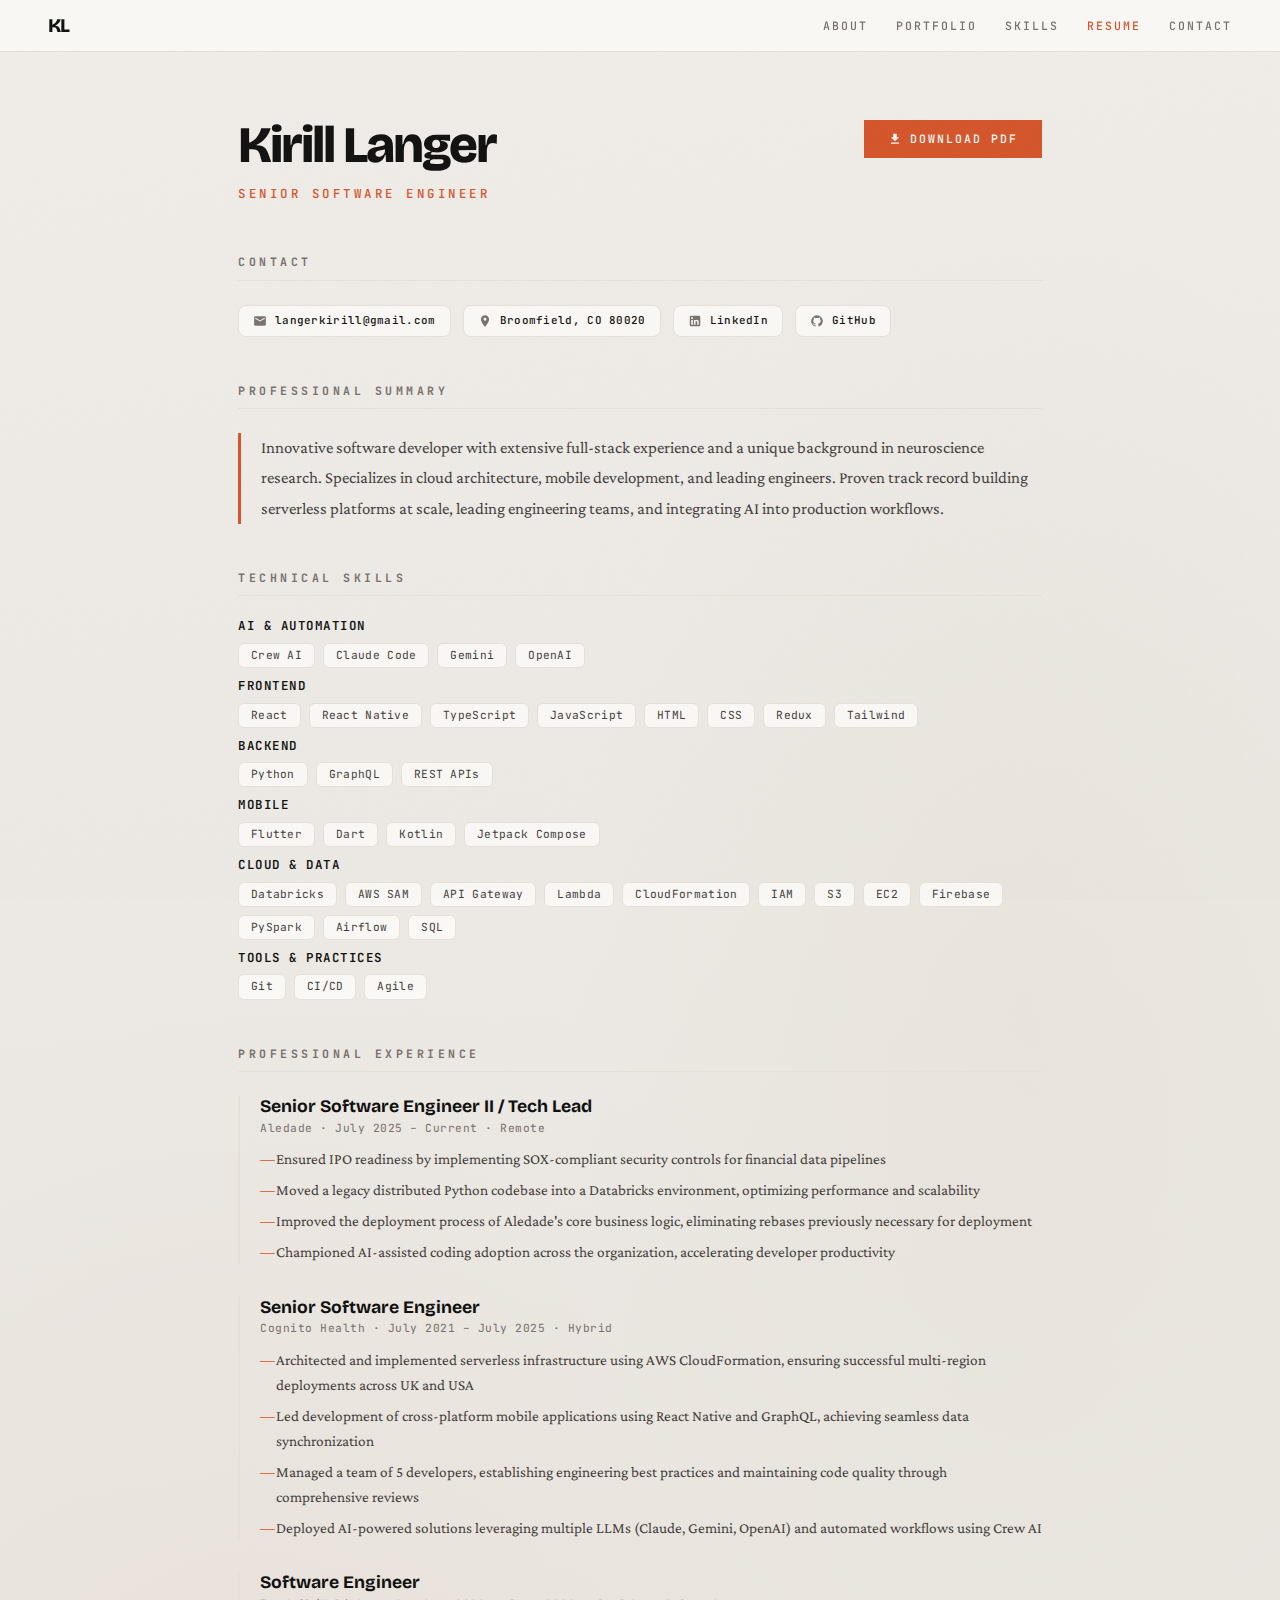
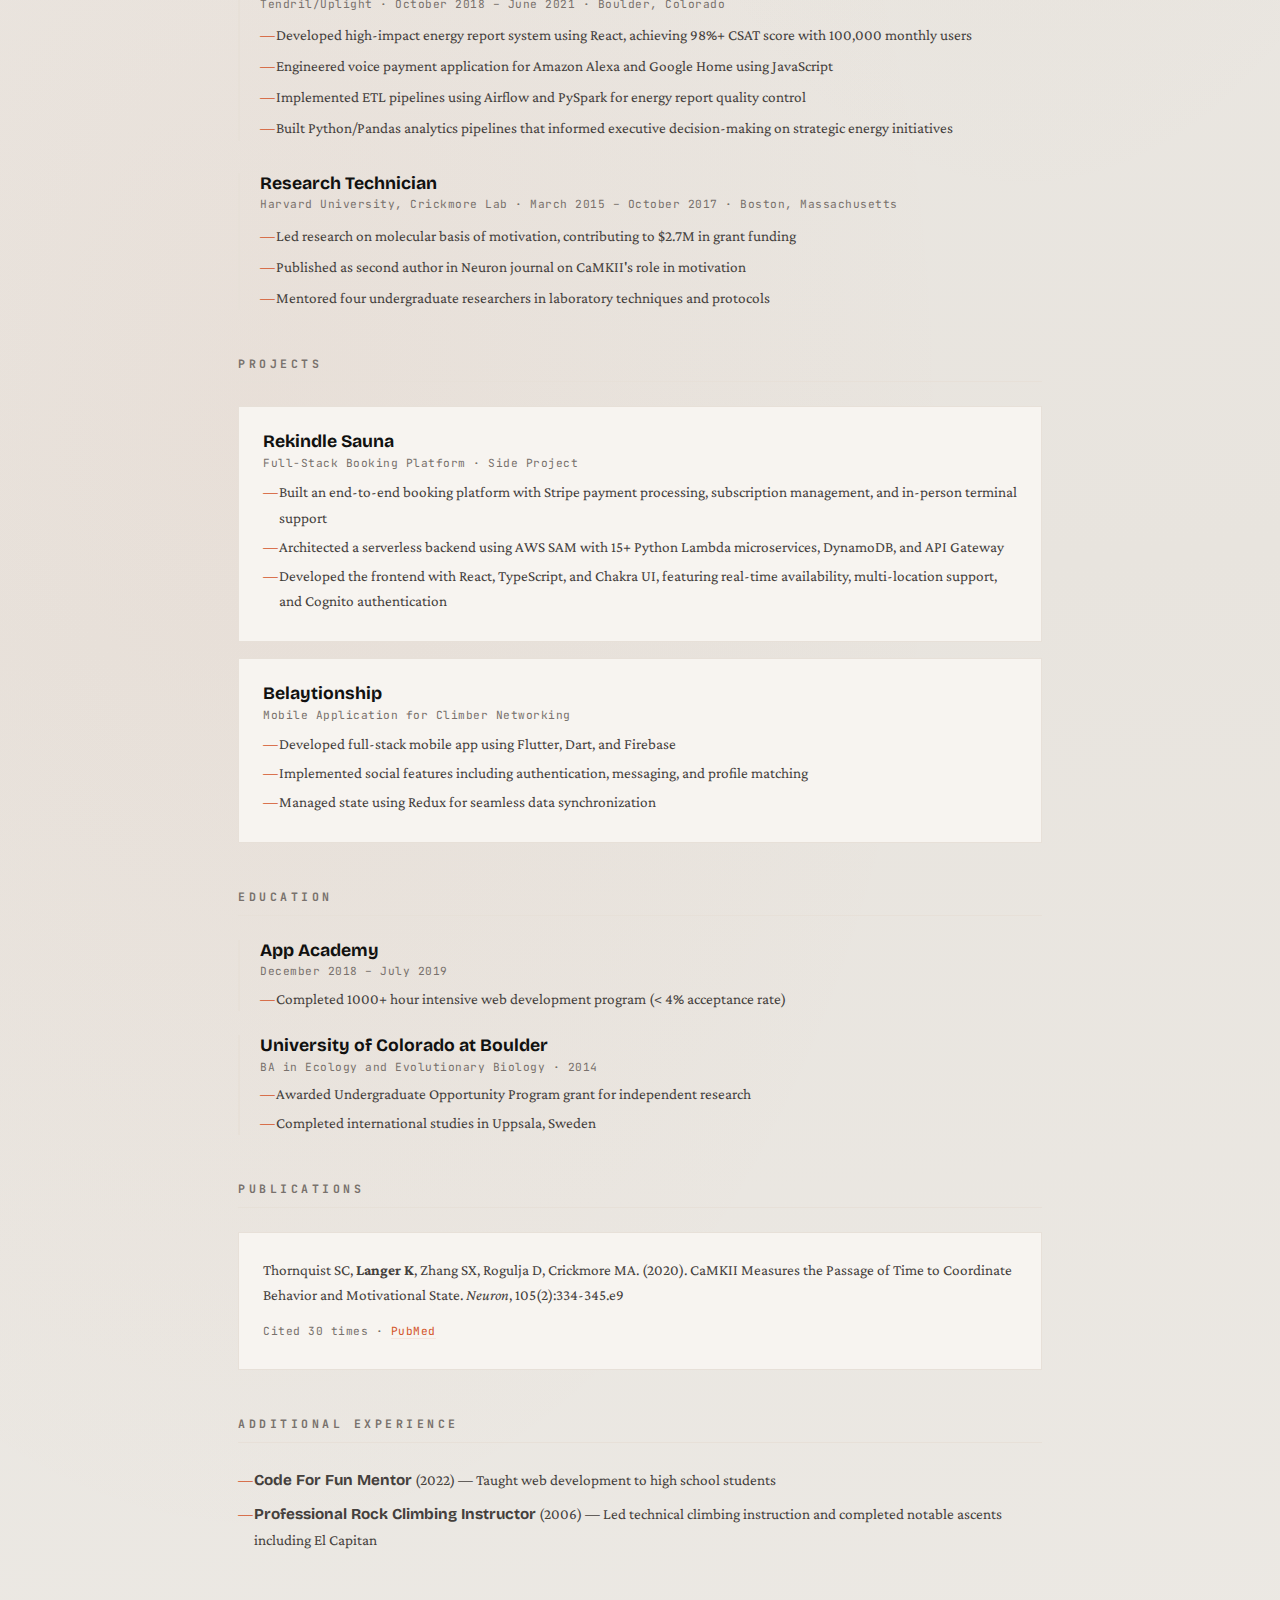
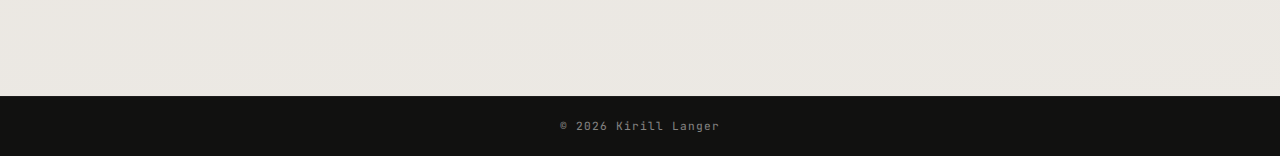
<file: resume.html>
<!doctype html>
<html lang="en">
<head>
  <meta charset="UTF-8">
  <meta name="viewport" content="width=device-width, initial-scale=1.0">
  <meta name="description" content="Kirill Langer - Resume. Senior Software Engineer specializing in full-stack development, cloud architecture, and AI integration.">
  <title>Resume - Kirill Langer</title>
  <link rel="icon" href="data:image/svg+xml,<svg xmlns='http://www.w3.org/2000/svg' viewBox='0 0 100 100'><text y='.9em' font-size='90'>K</text></svg>">
  <link href="https://fonts.googleapis.com/css2?family=Bricolage+Grotesque:wght@400;600;700;800&family=Crimson+Pro:ital,wght@0,400;0,600;1,400&family=JetBrains+Mono:wght@400;500&display=swap" rel="stylesheet">
  <style>
    *, *::before, *::after { margin: 0; padding: 0; box-sizing: border-box; }
    html { scroll-behavior: smooth; scroll-padding-top: 72px; }
    body {
      font: 400 17px/1.7 'Crimson Pro', Georgia, serif;
      color: #111110;
      background: #edebe7;
      background-image:
        radial-gradient(ellipse 80% 50% at 20% 60%, rgba(212, 85, 42, .04) 0%, transparent 70%),
        radial-gradient(ellipse 60% 40% at 80% 30%, rgba(180, 140, 100, .06) 0%, transparent 60%),
        linear-gradient(175deg, #f0ede9 0%, #ebe8e3 35%, #e8e4de 65%, #ece9e4 100%);
      -webkit-font-smoothing: antialiased;
    }
    a { color: inherit; text-decoration: none; }

    body::before {
      content: '';
      position: fixed;
      inset: 0;
      z-index: 9999;
      pointer-events: none;
      opacity: .035;
      background-image: url("data:image/svg+xml,%3Csvg viewBox='0 0 256 256' xmlns='http://www.w3.org/2000/svg'%3E%3Cfilter id='n'%3E%3CfeTurbulence type='fractalNoise' baseFrequency='.85' numOctaves='4' stitchTiles='stitch'/%3E%3C/filter%3E%3Crect width='100%25' height='100%25' filter='url(%23n)'/%3E%3C/svg%3E");
      background-size: 200px;
    }

    :root {
      --ink: #111110;
      --warm: #d4552a;
      --warm-soft: #f5e6df;
      --warm-glow: #d4552a15;
      --stone: #78716c;
      --sand: #faf8f5;
      --rule: #e7e0d8;
      --card: #f7f4f0;
    }

    /* Nav */
    nav {
      position: fixed; top: 0; width: 100%; z-index: 100;
      display: flex; justify-content: space-between; align-items: center;
      padding: 16px 48px;
      background: rgba(250, 248, 245, .92);
      backdrop-filter: blur(12px);
      border-bottom: 1px solid var(--rule);
    }
    .nav-name {
      font: 800 1.2rem/1 'Bricolage Grotesque', sans-serif;
      letter-spacing: -1px;
    }
    .nav-links { display: flex; gap: 28px; }
    .nav-links a {
      font: 500 .72rem/1 'JetBrains Mono', monospace;
      text-transform: uppercase;
      letter-spacing: 2px;
      color: var(--stone);
      transition: color .2s;
    }
    .nav-links a:hover { color: var(--warm); }
    .nav-links a.active { color: var(--warm); }

    /* Resume container */
    .resume-wrapper {
      max-width: 900px;
      margin: 0 auto;
      padding: 120px 48px 96px;
    }

    /* Header */
    .resume-header {
      margin-bottom: 48px;
      display: flex;
      justify-content: space-between;
      align-items: flex-start;
      gap: 24px;
    }
    .resume-header h1 {
      font: 800 clamp(2rem, 5vw, 3.2rem)/1 'Bricolage Grotesque', sans-serif;
      letter-spacing: -2px;
      margin-bottom: 8px;
    }
    .resume-header .subtitle {
      font: 500 .78rem/1 'JetBrains Mono', monospace;
      text-transform: uppercase;
      letter-spacing: 3.5px;
      color: var(--warm);
    }
    .download-btn {
      display: inline-flex;
      align-items: center;
      gap: 8px;
      font: 500 .72rem/1 'JetBrains Mono', monospace;
      text-transform: uppercase;
      letter-spacing: 2px;
      color: var(--sand);
      background: var(--warm);
      padding: 12px 24px;
      border: none;
      cursor: pointer;
      transition: all .2s;
      flex-shrink: 0;
    }
    .download-btn:hover {
      background: #b8432a;
      transform: translateY(-1px);
      box-shadow: 0 4px 16px rgba(212, 85, 42, .3);
    }
    .download-btn svg {
      width: 14px;
      height: 14px;
      fill: currentColor;
    }

    /* Section titles */
    .resume-section {
      margin-bottom: 48px;
    }
    .resume-section h2 {
      font: 700 .72rem/1 'JetBrains Mono', monospace;
      text-transform: uppercase;
      letter-spacing: 3.5px;
      color: var(--stone);
      padding-bottom: 12px;
      border-bottom: 1px solid var(--rule);
      margin-bottom: 24px;
    }

    /* Summary */
    .summary-text {
      font-size: 1.05rem;
      color: #44403c;
      line-height: 1.8;
      border-left: 3px solid var(--warm);
      padding-left: 20px;
    }

    /* Contact grid */
    .contact-grid {
      display: flex;
      flex-wrap: wrap;
      gap: 12px;
    }
    .contact-item {
      display: inline-flex;
      align-items: center;
      gap: 8px;
      padding: 8px 14px;
      background: var(--sand);
      border: 1px solid var(--rule);
      border-radius: 8px;
      font: 500 .68rem/1 'JetBrains Mono', monospace;
      letter-spacing: .3px;
      color: var(--ink);
      transition: all .25s ease;
    }
    .contact-item:hover {
      border-color: var(--warm);
      background: var(--warm-soft);
    }
    .contact-item svg {
      width: 14px;
      height: 14px;
      fill: var(--stone);
      flex-shrink: 0;
    }

    /* Skills */
    .skills-tags {
      margin-bottom: 12px;
    }
    .skills-tags h3 {
      font: 600 .78rem/1 'JetBrains Mono', monospace;
      letter-spacing: 1.5px;
      text-transform: uppercase;
      color: var(--ink);
      margin-bottom: 10px;
    }
    .skills-tags .tags {
      display: flex;
      flex-wrap: wrap;
      gap: 8px;
    }
    .tag {
      display: inline-block;
      padding: 6px 12px;
      background: var(--sand);
      border: 1px solid var(--rule);
      border-radius: 6px;
      font: 400 .7rem/1 'JetBrains Mono', monospace;
      letter-spacing: .3px;
      color: #44403c;
      transition: all .25s ease;
    }
    .tag:hover {
      border-color: var(--warm);
      background: var(--warm-soft);
      transform: translateY(-1px);
    }

    /* Experience */
    .experience-item {
      margin-bottom: 32px;
      padding-left: 20px;
      border-left: 2px solid var(--rule);
      transition: border-color .3s;
    }
    .experience-item:hover {
      border-color: var(--warm);
    }
    .experience-item h3 {
      font: 700 1.1rem/1.3 'Bricolage Grotesque', sans-serif;
      margin-bottom: 4px;
    }
    .experience-meta {
      font: 400 .7rem/1 'JetBrains Mono', monospace;
      letter-spacing: .5px;
      color: var(--stone);
      margin-bottom: 12px;
    }
    .experience-item ul {
      list-style: none;
      padding: 0;
    }
    .experience-item li {
      position: relative;
      padding-left: 16px;
      margin-bottom: 6px;
      font-size: .95rem;
      color: #44403c;
      line-height: 1.65;
    }
    .experience-item li::before {
      content: '\2014';
      position: absolute;
      left: 0;
      color: var(--warm);
      font-weight: 600;
    }

    /* Project cards */
    .project-card {
      display: block;
      padding: 24px;
      background: var(--card);
      border: 1px solid var(--rule);
      margin-bottom: 16px;
      transition: all .3s ease;
    }
    .project-card:hover {
      border-color: var(--warm);
      box-shadow: 0 8px 32px var(--warm-glow);
      transform: translateY(-2px);
    }
    .project-card h3 {
      font: 700 1.1rem/1.3 'Bricolage Grotesque', sans-serif;
      margin-bottom: 4px;
    }
    .project-card .project-meta {
      font: 400 .7rem/1 'JetBrains Mono', monospace;
      letter-spacing: .5px;
      color: var(--stone);
      margin-bottom: 10px;
    }
    .project-card ul {
      list-style: none;
      padding: 0;
    }
    .project-card li {
      position: relative;
      padding-left: 16px;
      margin-bottom: 4px;
      font-size: .95rem;
      color: #44403c;
      line-height: 1.65;
    }
    .project-card li::before {
      content: '\2014';
      position: absolute;
      left: 0;
      color: var(--warm);
      font-weight: 600;
    }

    /* Education */
    .education-item {
      margin-bottom: 24px;
      padding-left: 20px;
      border-left: 2px solid var(--rule);
      transition: border-color .3s;
    }
    .education-item:hover {
      border-color: var(--warm);
    }
    .education-item h3 {
      font: 700 1.1rem/1.3 'Bricolage Grotesque', sans-serif;
      margin-bottom: 4px;
    }
    .education-meta {
      font: 400 .7rem/1 'JetBrains Mono', monospace;
      letter-spacing: .5px;
      color: var(--stone);
      margin-bottom: 8px;
    }
    .education-item li {
      position: relative;
      padding-left: 16px;
      margin-bottom: 4px;
      font-size: .95rem;
      color: #44403c;
      line-height: 1.65;
      list-style: none;
    }
    .education-item li::before {
      content: '\2014';
      position: absolute;
      left: 0;
      color: var(--warm);
      font-weight: 600;
    }

    /* Publication */
    .publication-card {
      padding: 24px;
      background: var(--card);
      border: 1px solid var(--rule);
      transition: all .3s ease;
    }
    .publication-card:hover {
      border-color: var(--warm);
      box-shadow: 0 8px 32px var(--warm-glow);
    }
    .publication-card p {
      font-size: .95rem;
      color: #44403c;
      line-height: 1.7;
      margin-bottom: 8px;
    }
    .publication-card .pub-meta {
      font: 400 .7rem/1 'JetBrains Mono', monospace;
      color: var(--stone);
      letter-spacing: .5px;
    }
    .publication-card a {
      color: var(--warm);
      border-bottom: 1px solid var(--warm-soft);
      transition: border-color .2s;
    }
    .publication-card a:hover {
      border-color: var(--warm);
    }

    /* Additional */
    .additional-list {
      list-style: none;
      padding: 0;
    }
    .additional-list li {
      position: relative;
      padding-left: 16px;
      margin-bottom: 8px;
      font-size: .95rem;
      color: #44403c;
      line-height: 1.65;
    }
    .additional-list li::before {
      content: '\2014';
      position: absolute;
      left: 0;
      color: var(--warm);
      font-weight: 600;
    }
    .additional-list strong {
      font-family: 'Bricolage Grotesque', sans-serif;
      font-weight: 700;
    }

    /* Footer */
    footer {
      padding: 24px 48px;
      text-align: center;
      font: 400 .7rem/1 'JetBrains Mono', monospace;
      letter-spacing: 1px;
      color: var(--stone);
      background: var(--ink);
      border-top: 1px solid rgba(255,255,255,.05);
    }
    footer span { color: rgba(250, 248, 245, .5); }

    /* Responsive */
    @media (max-width: 768px) {
      nav { padding: 12px 24px; }
      .nav-links { gap: 16px; }
      .nav-links a { font-size: .65rem; }
      .resume-wrapper { padding: 100px 24px 64px; }
      .resume-header { flex-direction: column; }
    }

    /* Animations */
    @keyframes fadeUp {
      from { opacity: 0; transform: translateY(24px); }
      to { opacity: 1; transform: translateY(0); }
    }
    .resume-header { animation: fadeUp .6s ease-out both; }
    .resume-section:nth-child(1) { animation: fadeUp .5s ease-out .05s both; }
    .resume-section:nth-child(2) { animation: fadeUp .5s ease-out .1s both; }
    .resume-section:nth-child(3) { animation: fadeUp .5s ease-out .15s both; }
    .resume-section:nth-child(4) { animation: fadeUp .5s ease-out .2s both; }
    .resume-section:nth-child(5) { animation: fadeUp .5s ease-out .25s both; }
    .resume-section:nth-child(6) { animation: fadeUp .5s ease-out .3s both; }
    .resume-section:nth-child(7) { animation: fadeUp .5s ease-out .35s both; }
    .resume-section:nth-child(8) { animation: fadeUp .5s ease-out .4s both; }

    @media print {
      nav, .download-btn, footer, body::before { display: none; }
      .resume-wrapper { padding: 0; }
      .resume-section, .resume-header { animation: none; }
      body { background: #fff; }
    }
  </style>
</head>
<body>

<nav>
  <a href="index.html" class="nav-name">KL</a>
  <div class="nav-links">
    <a href="index.html#about">About</a>
    <a href="index.html#portfolio">Portfolio</a>
    <a href="index.html#skills">Skills</a>
    <a href="resume.html" class="active">Resume</a>
    <a href="index.html#contact">Contact</a>
  </div>
</nav>

<div class="resume-wrapper">

  <div class="resume-header">
    <div>
      <h1>Kirill Langer</h1>
      <span class="subtitle">Senior Software Engineer</span>
    </div>
    <a href="Resume-2026.pdf" download class="download-btn">
      <svg viewBox="0 0 24 24"><path d="M19 9h-4V3H9v6H5l7 7 7-7zM5 18v2h14v-2H5z"/></svg>
      Download PDF
    </a>
  </div>

  <div class="resume-section">
    <h2>Contact</h2>
    <div class="contact-grid">
      <a href="mailto:langerkirill@gmail.com" class="contact-item">
        <svg viewBox="0 0 24 24"><path d="M20 4H4c-1.1 0-2 .9-2 2v12c0 1.1.9 2 2 2h16c1.1 0 2-.9 2-2V6c0-1.1-.9-2-2-2zm0 4l-8 5-8-5V6l8 5 8-5v2z"/></svg>
        langerkirill@gmail.com
      </a>
      <span class="contact-item">
        <svg viewBox="0 0 24 24"><path d="M12 2C8.13 2 5 5.13 5 9c0 5.25 7 13 7 13s7-7.75 7-13c0-3.87-3.13-7-7-7zm0 9.5c-1.38 0-2.5-1.12-2.5-2.5s1.12-2.5 2.5-2.5 2.5 1.12 2.5 2.5-1.12 2.5-2.5 2.5z"/></svg>
        Broomfield, CO 80020
      </span>
      <a href="https://www.linkedin.com/in/kirill-langer-6b292299/" target="_blank" rel="noopener" class="contact-item">
        <svg viewBox="0 0 24 24"><path d="M19 3a2 2 0 012 2v14a2 2 0 01-2 2H5a2 2 0 01-2-2V5a2 2 0 012-2h14m-.5 15.5v-5.3a3.26 3.26 0 00-3.26-3.26c-.85 0-1.84.52-2.32 1.3v-1.11h-2.79v8.37h2.79v-4.93c0-.77.62-1.4 1.39-1.4a1.4 1.4 0 011.4 1.4v4.93h2.79M6.88 8.56a1.68 1.68 0 001.68-1.68c0-.93-.75-1.69-1.68-1.69a1.69 1.69 0 00-1.69 1.69c0 .93.76 1.68 1.69 1.68m1.39 9.94v-8.37H5.5v8.37h2.77z"/></svg>
        LinkedIn
      </a>
      <a href="https://github.com/langerkirill" target="_blank" rel="noopener" class="contact-item">
        <svg viewBox="0 0 24 24"><path d="M12 2A10 10 0 002 12c0 4.42 2.87 8.17 6.84 9.5.5.08.66-.23.66-.5v-1.69c-2.77.6-3.36-1.34-3.36-1.34-.46-1.16-1.11-1.47-1.11-1.47-.91-.62.07-.6.07-.6 1 .07 1.53 1.03 1.53 1.03.87 1.52 2.34 1.07 2.91.83.09-.65.35-1.09.63-1.34-2.22-.25-4.55-1.11-4.55-4.92 0-1.11.38-2 1.03-2.71-.1-.25-.45-1.29.1-2.64 0 0 .84-.27 2.75 1.02.79-.22 1.65-.33 2.5-.33.85 0 1.71.11 2.5.33 1.91-1.29 2.75-1.02 2.75-1.02.55 1.35.2 2.39.1 2.64.65.71 1.03 1.6 1.03 2.71 0 3.82-2.34 4.66-4.57 4.91.36.31.69.92.69 1.85V21c0 .27.16.59.67.5C19.14 20.16 22 16.42 22 12A10 10 0 0012 2z"/></svg>
        GitHub
      </a>
    </div>
  </div>

  <div class="resume-section">
    <h2>Professional Summary</h2>
    <p class="summary-text">Innovative software developer with extensive full-stack experience and a unique background in neuroscience research. Specializes in cloud architecture, mobile development, and leading engineers. Proven track record building serverless platforms at scale, leading engineering teams, and integrating AI into production workflows.</p>
  </div>

  <div class="resume-section">
    <h2>Technical Skills</h2>
    <div class="skills-tags">
      <h3>AI & Automation</h3>
      <div class="tags">
        <span class="tag">Crew AI</span>
        <span class="tag">Claude Code</span>
        <span class="tag">Gemini</span>
        <span class="tag">OpenAI</span>
      </div>
    </div>
    <div class="skills-tags">
      <h3>Frontend</h3>
      <div class="tags">
        <span class="tag">React</span>
        <span class="tag">React Native</span>
        <span class="tag">TypeScript</span>
        <span class="tag">JavaScript</span>
        <span class="tag">HTML</span>
        <span class="tag">CSS</span>
        <span class="tag">Redux</span>
        <span class="tag">Tailwind</span>
      </div>
    </div>
    <div class="skills-tags">
      <h3>Backend</h3>
      <div class="tags">
        <span class="tag">Python</span>
        <span class="tag">GraphQL</span>
        <span class="tag">REST APIs</span>
      </div>
    </div>
    <div class="skills-tags">
      <h3>Mobile</h3>
      <div class="tags">
        <span class="tag">Flutter</span>
        <span class="tag">Dart</span>
        <span class="tag">Kotlin</span>
        <span class="tag">Jetpack Compose</span>
      </div>
    </div>
    <div class="skills-tags">
      <h3>Cloud & Data</h3>
      <div class="tags">
        <span class="tag">Databricks</span>
        <span class="tag">AWS SAM</span>
        <span class="tag">API Gateway</span>
        <span class="tag">Lambda</span>
        <span class="tag">CloudFormation</span>
        <span class="tag">IAM</span>
        <span class="tag">S3</span>
        <span class="tag">EC2</span>
        <span class="tag">Firebase</span>
        <span class="tag">PySpark</span>
        <span class="tag">Airflow</span>
        <span class="tag">SQL</span>
      </div>
    </div>
    <div class="skills-tags">
      <h3>Tools & Practices</h3>
      <div class="tags">
        <span class="tag">Git</span>
        <span class="tag">CI/CD</span>
        <span class="tag">Agile</span>
      </div>
    </div>
  </div>

  <div class="resume-section">
    <h2>Professional Experience</h2>

    <div class="experience-item">
      <h3>Senior Software Engineer II / Tech Lead</h3>
      <div class="experience-meta">Aledade &middot; July 2025 &ndash; Current &middot; Remote</div>
      <ul>
        <li>Ensured IPO readiness by implementing SOX-compliant security controls for financial data pipelines</li>
        <li>Moved a legacy distributed Python codebase into a Databricks environment, optimizing performance and scalability</li>
        <li>Improved the deployment process of Aledade's core business logic, eliminating rebases previously necessary for deployment</li>
        <li>Championed AI-assisted coding adoption across the organization, accelerating developer productivity</li>
      </ul>
    </div>

    <div class="experience-item">
      <h3>Senior Software Engineer</h3>
      <div class="experience-meta">Cognito Health &middot; July 2021 &ndash; July 2025 &middot; Hybrid</div>
      <ul>
        <li>Architected and implemented serverless infrastructure using AWS CloudFormation, ensuring successful multi-region deployments across UK and USA</li>
        <li>Led development of cross-platform mobile applications using React Native and GraphQL, achieving seamless data synchronization</li>
        <li>Managed a team of 5 developers, establishing engineering best practices and maintaining code quality through comprehensive reviews</li>
        <li>Deployed AI-powered solutions leveraging multiple LLMs (Claude, Gemini, OpenAI) and automated workflows using Crew AI</li>
      </ul>
    </div>

    <div class="experience-item">
      <h3>Software Engineer</h3>
      <div class="experience-meta">Tendril/Uplight &middot; October 2018 &ndash; June 2021 &middot; Boulder, Colorado</div>
      <ul>
        <li>Developed high-impact energy report system using React, achieving 98%+ CSAT score with 100,000 monthly users</li>
        <li>Engineered voice payment application for Amazon Alexa and Google Home using JavaScript</li>
        <li>Implemented ETL pipelines using Airflow and PySpark for energy report quality control</li>
        <li>Built Python/Pandas analytics pipelines that informed executive decision-making on strategic energy initiatives</li>
      </ul>
    </div>

    <div class="experience-item">
      <h3>Research Technician</h3>
      <div class="experience-meta">Harvard University, Crickmore Lab &middot; March 2015 &ndash; October 2017 &middot; Boston, Massachusetts</div>
      <ul>
        <li>Led research on molecular basis of motivation, contributing to $2.7M in grant funding</li>
        <li>Published as second author in Neuron journal on CaMKII's role in motivation</li>
        <li>Mentored four undergraduate researchers in laboratory techniques and protocols</li>
      </ul>
    </div>
  </div>

  <div class="resume-section">
    <h2>Projects</h2>
    <a href="https://rekindlesauna.com" target="_blank" rel="noopener" class="project-card">
      <h3>Rekindle Sauna</h3>
      <div class="project-meta">Full-Stack Booking Platform &middot; Side Project</div>
      <ul>
        <li>Built an end-to-end booking platform with Stripe payment processing, subscription management, and in-person terminal support</li>
        <li>Architected a serverless backend using AWS SAM with 15+ Python Lambda microservices, DynamoDB, and API Gateway</li>
        <li>Developed the frontend with React, TypeScript, and Chakra UI, featuring real-time availability, multi-location support, and Cognito authentication</li>
      </ul>
    </a>
    <a href="https://drive.google.com/file/d/1TaY64xz2x-E_QKoFQpViy6YcxOBIRer_/view?usp=sharing" target="_blank" rel="noopener" class="project-card">
      <h3>Belaytionship</h3>
      <div class="project-meta">Mobile Application for Climber Networking</div>
      <ul>
        <li>Developed full-stack mobile app using Flutter, Dart, and Firebase</li>
        <li>Implemented social features including authentication, messaging, and profile matching</li>
        <li>Managed state using Redux for seamless data synchronization</li>
      </ul>
    </a>
  </div>

  <div class="resume-section">
    <h2>Education</h2>

    <div class="education-item">
      <h3>App Academy</h3>
      <div class="education-meta">December 2018 &ndash; July 2019</div>
      <ul>
        <li>Completed 1000+ hour intensive web development program (&lt; 4% acceptance rate)</li>
      </ul>
    </div>

    <div class="education-item">
      <h3>University of Colorado at Boulder</h3>
      <div class="education-meta">BA in Ecology and Evolutionary Biology &middot; 2014</div>
      <ul>
        <li>Awarded Undergraduate Opportunity Program grant for independent research</li>
        <li>Completed international studies in Uppsala, Sweden</li>
      </ul>
    </div>
  </div>

  <div class="resume-section">
    <h2>Publications</h2>
    <div class="publication-card">
      <p>Thornquist SC, <strong>Langer K</strong>, Zhang SX, Rogulja D, Crickmore MA. (2020). CaMKII Measures the Passage of Time to Coordinate Behavior and Motivational State. <em>Neuron</em>, 105(2):334-345.e9</p>
      <span class="pub-meta">Cited 30 times &middot; <a href="https://pubmed.ncbi.nlm.nih.gov/31786014/" target="_blank" rel="noopener">PubMed</a></span>
    </div>
  </div>

  <div class="resume-section">
    <h2>Additional Experience</h2>
    <ul class="additional-list">
      <li><strong>Code For Fun Mentor</strong> (2022) &mdash; Taught web development to high school students</li>
      <li><strong>Professional Rock Climbing Instructor</strong> (2006) &mdash; Led technical climbing instruction and completed notable ascents including El Capitan</li>
    </ul>
  </div>

</div>

<footer>
  <span>&copy; 2026 Kirill Langer</span>
</footer>

</body>
</html>
</file>
